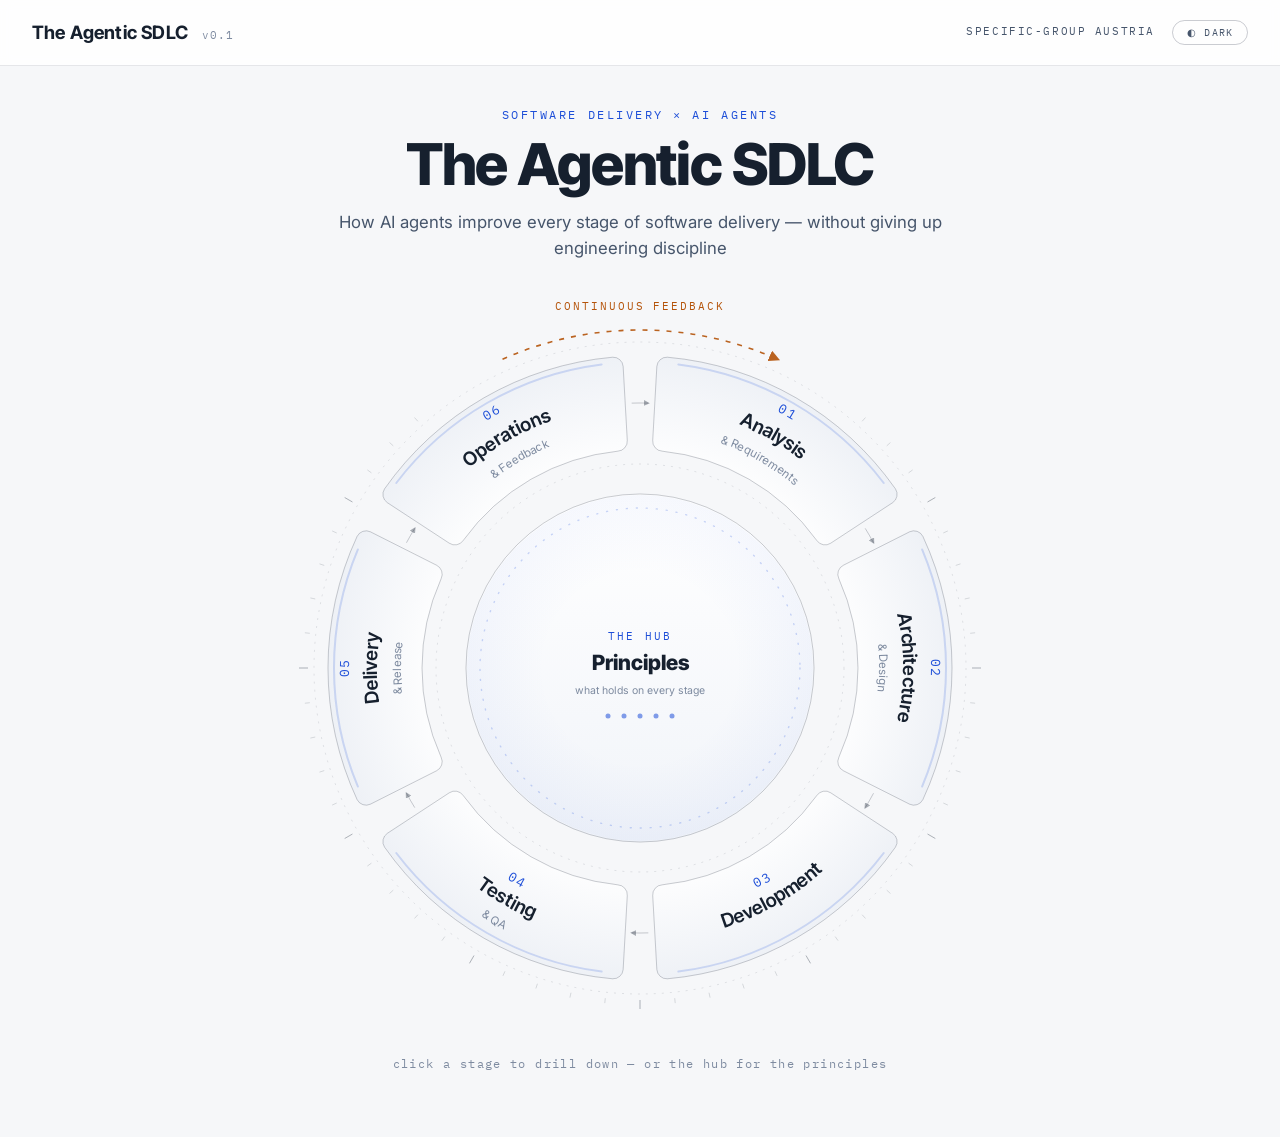
<file: index.html>
<!DOCTYPE html>
<html lang="en">
<head>
  <meta charset="UTF-8" />
  <meta name="viewport" content="width=device-width, initial-scale=1.0" />
  <title>The Agentic SDLC — Specific-Group Austria</title>
  <link rel="preconnect" href="https://fonts.googleapis.com" />
  <link rel="preconnect" href="https://fonts.gstatic.com" crossorigin />
  <link
    href="https://fonts.googleapis.com/css2?family=Bricolage+Grotesque:opsz,wght@12..96,400;12..96,600;12..96,700;12..96,800&family=IBM+Plex+Sans:wght@400;500;600&family=IBM+Plex+Mono:wght@400;500&family=Inter:wght@400;500;600&family=Inter+Tight:wght@600;700;800&family=Fraunces:opsz,wght@9..144,500;9..144,600;9..144,700;9..144,800&family=Lora:wght@400;500;600&family=Courier+Prime:wght@400;700&family=Caveat:wght@500;600&display=swap"
    rel="stylesheet"
  />
  <!-- apply the saved theme before first paint to avoid a flash; "pro" is the default -->
  <script>
    try {
      document.documentElement.dataset.theme = localStorage.getItem("sdlc-theme") || "pro";
    } catch (e) {
      document.documentElement.dataset.theme = "pro";
    }
  </script>
  <link rel="stylesheet" href="styles.css" />
</head>
<body>
  <div id="app"></div>
  <script src="vendor/htm-preact-standalone.umd.js"></script>
  <script src="vendor/marked.min.js"></script>
  <script src="data.js"></script>
  <script src="app.js"></script>
</body>
</html>
</file>
<file: styles.css>
/* =============================================================================
   AGENTIC SDLC — visual identity, two themes.

   Base (default, no data-theme attr / data-theme="pro"):
     "boardroom" — light, flat, print-clean. White surfaces, slate ink,
     one corporate blue accent. No glow, no grain, no pulsing. Built for
     projectors and presentations.

   html[data-theme="dark"]:
     the original "executive instrument panel" — deep navy, hairline
     geometry, luminous teal, animated atmosphere.

   The topbar button toggles the attribute; choice persists in localStorage.
   ========================================================================== */

:root {
  /* --------- professional light theme (default) --------- */
  --bg: #f6f7f9;
  --bg-raise: #ffffff;
  --surface: #ffffff;
  --surface-2: #edf0f4;
  --hairline: rgba(18, 28, 45, 0.10);
  --hairline-strong: rgba(18, 28, 45, 0.22);
  --ink: #16202e;
  --ink-dim: #46556b;
  --ink-faint: #7e8ba0;

  --accent: #1d4ed8;
  --accent-soft: rgba(29, 78, 216, 0.07);
  --accent-border: rgba(29, 78, 216, 0.38);
  --amber: #b45309;
  --amber-border: rgba(180, 83, 9, 0.55);

  --c-opportunities: #0f766e;
  --c-risks: #b91c1c;
  --c-feedforward: #1d4ed8;
  --c-guardrails: #b45309;
  --c-opportunities-border: rgba(15, 118, 110, 0.45);
  --c-risks-border: rgba(185, 28, 28, 0.45);
  --c-feedforward-border: rgba(29, 78, 216, 0.40);
  --c-guardrails-border: rgba(180, 83, 9, 0.45);
  --c-risks-tint: rgba(185, 28, 28, 0.025);

  /* wheel plumbing (SVG gradient stops + markers live in app.js) */
  --tick: rgba(18, 28, 45, 0.14);
  --tick-major: rgba(18, 28, 45, 0.32);
  --flow-head: rgba(18, 28, 45, 0.35);
  --orbit: rgba(29, 78, 216, 0.22);
  --seg-grad-0: #ffffff;
  --seg-grad-1: #eef1f6;
  --hub-grad-0: #ffffff;
  --hub-grad-1: #f1f4f9;
  --hub-glow-0: rgba(29, 78, 216, 0);
  --hub-glow-1: rgba(29, 78, 216, 0.04);
  --seg-active-fill: #e9effc;

  --node-bg: #ffffff;
  --node-bg-open: #ffffff;
  --card-hover-shadow: 0 2px 10px rgba(18, 28, 45, 0.08);

  --topbar-bg: rgba(255, 255, 255, 0.85);

  --font-display: "Inter Tight", "IBM Plex Sans", "Segoe UI", system-ui, sans-serif;
  --font-body: "Inter", "IBM Plex Sans", "Segoe UI", system-ui, sans-serif;
  --font-mono: "IBM Plex Mono", "Cascadia Code", Consolas, monospace;
}

html[data-theme="dark"] {
  /* --------- original instrument-panel theme --------- */
  --bg: #070c14;
  --bg-raise: #0c1422;
  --surface: #101b2e;
  --surface-2: #15233a;
  --hairline: rgba(140, 170, 210, 0.14);
  --hairline-strong: rgba(140, 170, 210, 0.28);
  --ink: #e9eff8;
  --ink-dim: #9fb0c6;
  --ink-faint: #64748b;

  --accent: #19c8e6;
  --accent-soft: rgba(25, 200, 230, 0.12);
  --accent-border: rgba(25, 200, 230, 0.4);
  --amber: #ffb340;
  --amber-border: rgba(255, 179, 64, 0.55);

  --c-opportunities: #19c8e6;
  --c-risks: #ff6952;
  --c-feedforward: #5d93ff;
  --c-guardrails: #ffb340;
  --c-opportunities-border: rgba(25, 200, 230, 0.35);
  --c-risks-border: rgba(255, 105, 82, 0.5);
  --c-feedforward-border: rgba(93, 147, 255, 0.4);
  --c-guardrails-border: rgba(255, 179, 64, 0.4);
  --c-risks-tint: rgba(255, 105, 82, 0.04);

  --tick: rgba(140, 170, 210, 0.16);
  --tick-major: rgba(140, 170, 210, 0.38);
  --flow-head: rgba(140, 170, 210, 0.5);
  --orbit: rgba(25, 200, 230, 0.3);
  --seg-grad-0: #0d1727;
  --seg-grad-1: #182a44;
  --hub-grad-0: #11203a;
  --hub-grad-1: #080f1a;
  --hub-glow-0: rgba(25, 200, 230, 0);
  --hub-glow-1: rgba(25, 200, 230, 0.14);
  --seg-active-fill: url(#segFill);

  --node-bg: rgba(16, 27, 46, 0.45);
  --node-bg-open: rgba(16, 27, 46, 0.8);
  --card-hover-shadow: 0 0 14px rgba(25, 200, 230, 0.08);

  --topbar-bg: transparent;

  --font-display: "Bricolage Grotesque", "Poppins", system-ui, sans-serif;
  --font-body: "IBM Plex Sans", "Segoe UI", system-ui, sans-serif;
}

html[data-theme="paper"] {
  /* --------- cozy paper / field-notes theme --------- */
  --bg: #f5eedd;
  --bg-raise: #fdf9ef;
  --surface: #fdf9ef;
  --surface-2: #ece3cd;
  --hairline: rgba(82, 65, 35, 0.16);
  --hairline-strong: rgba(82, 65, 35, 0.30);
  --ink: #3b3225;
  --ink-dim: #67583f;
  --ink-faint: #9a8c6e;

  --accent: #3d5a96;            /* fountain-pen blue */
  --accent-soft: rgba(61, 90, 150, 0.10);
  --accent-border: rgba(61, 90, 150, 0.40);
  --amber: #a16207;             /* honey */
  --amber-border: rgba(161, 98, 7, 0.55);

  --c-opportunities: #55701f;   /* moss */
  --c-risks: #b0402b;           /* brick */
  --c-feedforward: #3d5a96;
  --c-guardrails: #a16207;
  --c-opportunities-border: rgba(85, 112, 31, 0.45);
  --c-risks-border: rgba(176, 64, 43, 0.45);
  --c-feedforward-border: rgba(61, 90, 150, 0.40);
  --c-guardrails-border: rgba(161, 98, 7, 0.45);
  --c-risks-tint: rgba(176, 64, 43, 0.035);

  --tick: rgba(82, 65, 35, 0.18);
  --tick-major: rgba(82, 65, 35, 0.38);
  --flow-head: rgba(82, 65, 35, 0.40);
  --orbit: rgba(61, 90, 150, 0.30);
  --seg-grad-0: #fdf9ef;
  --seg-grad-1: #efe5cd;
  --hub-grad-0: #fdf9ef;
  --hub-grad-1: #f2ead6;
  --hub-glow-0: rgba(61, 90, 150, 0);
  --hub-glow-1: rgba(61, 90, 150, 0.05);
  --seg-active-fill: #e8ecf4;

  --node-bg: #fdf9ef;
  --node-bg-open: #fffdf6;
  --card-hover-shadow: 0 2px 8px rgba(82, 65, 35, 0.14);

  --topbar-bg: rgba(245, 238, 221, 0.88);

  --font-display: "Fraunces", Georgia, "Times New Roman", serif;
  --font-body: "Lora", Georgia, "Times New Roman", serif;
  --font-mono: "Courier Prime", "IBM Plex Mono", Consolas, monospace;
}

* { box-sizing: border-box; }

html, body {
  margin: 0;
  padding: 0;
  background: var(--bg);
  color: var(--ink);
  font-family: var(--font-body);
  font-size: 16px;
  line-height: 1.6;
  min-height: 100vh;
}

/* dark-only layered atmosphere: radial glow + faint grid + grain */
html[data-theme="dark"] body::before {
  content: "";
  position: fixed;
  inset: 0;
  z-index: 0;
  pointer-events: none;
  background:
    radial-gradient(ellipse 80% 60% at 50% -10%, rgba(25, 110, 160, 0.18), transparent 60%),
    radial-gradient(ellipse 60% 50% at 85% 110%, rgba(64, 90, 255, 0.10), transparent 60%),
    repeating-linear-gradient(0deg, transparent 0 47px, rgba(140, 170, 210, 0.035) 47px 48px),
    repeating-linear-gradient(90deg, transparent 0 47px, rgba(140, 170, 210, 0.035) 47px 48px);
}
html[data-theme="dark"] body::after {
  content: "";
  position: fixed;
  inset: 0;
  z-index: 0;
  pointer-events: none;
  opacity: 0.5;
  background-image: url("data:image/svg+xml,%3Csvg xmlns='http://www.w3.org/2000/svg' width='160' height='160'%3E%3Cfilter id='n'%3E%3CfeTurbulence type='fractalNoise' baseFrequency='0.9' numOctaves='2'/%3E%3CfeColorMatrix values='0 0 0 0 0 0 0 0 0 0 0 0 0 0 0 0 0 0 0.05 0'/%3E%3C/filter%3E%3Crect width='160' height='160' filter='url(%23n)'/%3E%3C/svg%3E");
}

/* paper-only grain — like slightly toothy notebook stock */
html[data-theme="paper"] body::before {
  content: "";
  position: fixed;
  inset: 0;
  z-index: 0;
  pointer-events: none;
  opacity: 0.55;
  background-image: url("data:image/svg+xml,%3Csvg xmlns='http://www.w3.org/2000/svg' width='180' height='180'%3E%3Cfilter id='p'%3E%3CfeTurbulence type='fractalNoise' baseFrequency='0.8' numOctaves='2'/%3E%3CfeColorMatrix values='0 0 0 0 0.32 0 0 0 0 0.25 0 0 0 0 0.14 0 0 0 0.045 0'/%3E%3C/filter%3E%3Crect width='180' height='180' filter='url(%23p)'/%3E%3C/svg%3E");
}

#app { position: relative; z-index: 1; }

::selection { background: var(--accent-soft); }
html[data-theme="dark"] ::selection { background: rgba(25, 200, 230, 0.35); }
/* highlighter-pen selection on paper */
html[data-theme="paper"] ::selection { background: rgba(250, 204, 21, 0.45); }

a { color: var(--accent); text-decoration: none; }
a:hover { text-decoration: underline; }

/* ---------------------------------------------------------------- header */
.topbar {
  display: flex;
  align-items: center;
  justify-content: space-between;
  padding: 1.1rem 2rem;
  border-bottom: 1px solid var(--hairline);
  background: var(--topbar-bg);
  backdrop-filter: blur(6px);
}
.topbar .brand {
  display: flex;
  align-items: baseline;
  gap: 0.9rem;
  cursor: pointer;
}
.topbar .brand h1 {
  font-family: var(--font-display);
  font-size: 1.15rem;
  font-weight: 700;
  letter-spacing: 0.01em;
  margin: 0;
}
.topbar .brand .version {
  font-family: var(--font-mono);
  font-size: 0.68rem;
  color: var(--ink-faint);
  letter-spacing: 0.08em;
}
.topbar-right { display: flex; align-items: center; gap: 1.1rem; }
.topbar .org {
  font-family: var(--font-mono);
  font-size: 0.7rem;
  letter-spacing: 0.14em;
  text-transform: uppercase;
  color: var(--ink-dim);
}
.topbar .org img { height: 22px; vertical-align: middle; opacity: 0.9; }
.theme-btn {
  font-family: var(--font-mono);
  font-size: 0.64rem;
  letter-spacing: 0.12em;
  text-transform: uppercase;
  background: none;
  border: 1px solid var(--hairline-strong);
  border-radius: 999px;
  color: var(--ink-dim);
  padding: 0.32rem 0.85rem;
  cursor: pointer;
  transition: border-color 0.2s ease, color 0.2s ease;
}
.theme-btn:hover { border-color: var(--accent); color: var(--accent); }

/* ------------------------------------------------------------------ home */
.home {
  max-width: 1200px;
  margin: 0 auto;
  padding: 2.5rem 2rem 4rem;
  text-align: center;
}
.home .kicker {
  font-family: var(--font-mono);
  font-size: 0.72rem;
  letter-spacing: 0.22em;
  text-transform: uppercase;
  color: var(--accent);
  animation: rise 0.7s ease both;
}
.home h2 {
  font-family: var(--font-display);
  font-size: clamp(2.2rem, 5vw, 3.6rem);
  font-weight: 800;
  letter-spacing: -0.02em;
  line-height: 1.05;
  margin: 0.6rem auto 0.9rem;
  max-width: 800px;
  animation: rise 0.7s 0.08s ease both;
}
.home .subtitle {
  color: var(--ink-dim);
  max-width: 640px;
  margin: 0 auto 1rem;
  font-size: 1.05rem;
  animation: rise 0.7s 0.16s ease both;
}
.home .hint {
  font-family: var(--font-mono);
  font-size: 0.72rem;
  letter-spacing: 0.12em;
  color: var(--ink-faint);
  margin-top: 0.4rem;
  animation: rise 0.7s 0.5s ease both;
}
.home .wheel-wrap {
  max-width: 760px;
  margin: 0.5rem auto 0;
  animation: rise 0.9s 0.25s ease both;
  position: relative;
}
html[data-theme="dark"] .home .wheel-wrap::before {
  content: "";
  position: absolute;
  inset: -6%;
  pointer-events: none;
  background: radial-gradient(circle at 50% 52%, rgba(25, 200, 230, 0.07), transparent 62%);
}

@keyframes rise {
  from { opacity: 0; transform: translateY(14px); }
  to { opacity: 1; transform: translateY(0); }
}

/* ----------------------------------------------------------------- wheel */
.wheel { width: 100%; height: auto; display: block; }

/* themable plumbing for the inline SVG defs rendered by app.js */
.wheel .flow-head { fill: var(--flow-head); }
.wheel .g-seg-0 { stop-color: var(--seg-grad-0); }
.wheel .g-seg-1 { stop-color: var(--seg-grad-1); }
.wheel .g-hub-0 { stop-color: var(--hub-grad-0); }
.wheel .g-hub-1 { stop-color: var(--hub-grad-1); }
.wheel .g-hubglow-0 { stop-color: var(--hub-glow-0); }
.wheel .g-hubglow-1 { stop-color: var(--hub-glow-1); }

/* shared-element morph: the home wheel flies into the sidebar mini wheel
   when a stage is selected (View Transitions API; no-ops where unsupported) */
.home .wheel-wrap .wheel { view-transition-name: wheel; }
.sidebar .mini-wheel .wheel { view-transition-name: wheel; }
::view-transition-group(wheel) {
  animation-duration: 0.55s;
  animation-timing-function: cubic-bezier(0.3, 0.8, 0.3, 1);
}
::view-transition-old(wheel),
::view-transition-new(wheel) {
  height: 100%;
  width: 100%;
}
::view-transition-old(root),
::view-transition-new(root) {
  animation-duration: 0.3s;
}

.wheel .seg {
  cursor: pointer;
  transition: transform 0.3s cubic-bezier(0.2, 0.8, 0.3, 1.15);
}
/* segments slide outward along their own angle (--px/--py set inline per segment) */
.wheel .seg:hover,
.wheel .seg.active {
  transform: translate(calc(var(--px, 0) * 7px), calc(var(--py, 0) * 7px));
}
/* staggered entrance on the full wheel only (--d set inline per segment) */
.wheel:not(.mini) .seg {
  animation: segin 0.55s ease both;
  animation-delay: var(--d, 0ms);
}
@keyframes segin {
  from { opacity: 0; }
}
/* no focus rectangle on mouse click — keyboard focus highlights the shape itself */
.wheel .seg:focus, .wheel .hub:focus { outline: none; }
.wheel .seg:focus-visible path.arc, .wheel .hub:focus-visible circle.core { stroke: var(--accent); }
.wheel .seg path.arc {
  fill: url(#segFill) var(--surface);
  stroke: var(--hairline-strong);
  stroke-width: 1;
  transition: stroke 0.25s ease, filter 0.3s ease;
}
.wheel .seg:hover path.arc,
.wheel .seg.active path.arc {
  stroke: var(--accent);
}
.wheel .seg.active path.arc {
  fill: var(--seg-active-fill);
}
html[data-theme="dark"] .wheel .seg:hover path.arc,
html[data-theme="dark"] .wheel .seg.active path.arc {
  stroke: rgba(25, 200, 230, 0.8);
  filter: brightness(1.3);
}
html[data-theme="dark"] .wheel .seg.active path.arc {
  animation: segpulse 2.6s ease-in-out infinite;
}
@keyframes segpulse {
  0%, 100% { filter: brightness(1.3) drop-shadow(0 0 10px rgba(25, 200, 230, 0.25)); }
  50% { filter: brightness(1.4) drop-shadow(0 0 18px rgba(25, 200, 230, 0.5)); }
}

/* thin accent indicator arc just inside the outer edge of each segment */
.wheel .seg .accent {
  fill: none;
  stroke: var(--accent);
  stroke-width: 2;
  stroke-linecap: round;
  opacity: 0.18;
  transition: opacity 0.25s ease;
}
.wheel .seg:hover .accent,
.wheel .seg.active .accent {
  opacity: 1;
}
html[data-theme="dark"] .wheel .seg:hover .accent,
html[data-theme="dark"] .wheel .seg.active .accent {
  filter: drop-shadow(0 0 6px rgba(25, 200, 230, 0.8));
}

/* instrument-dial ticks around the outer ring */
.wheel .tick { stroke: var(--tick); stroke-width: 1; }
.wheel .tick.major { stroke: var(--tick-major); }

/* invisible guide arcs that the curved labels run along */
.wheel .tp { fill: none; stroke: none; }

.wheel .seg .num {
  font-family: var(--font-mono);
  font-size: 13px;
  fill: var(--accent);
  letter-spacing: 0.1em;
}
.wheel .seg .lbl {
  font-family: var(--font-display);
  font-size: 19px;
  font-weight: 600;
  fill: var(--ink);
}
.wheel .seg .sub {
  font-family: var(--font-body);
  font-size: 11.5px;
  fill: var(--ink-faint);
}
.wheel .seg:hover .sub, .wheel .seg.active .sub { fill: var(--ink-dim); }

/* half-dial mini wheel: same curved label stack as the full wheel, just a
   touch larger so it survives the sidebar render size */
.wheel.mini .seg .num { font-size: 15px; }
.wheel.mini .seg .lbl { font-size: 20px; }
.wheel.mini .seg .sub { font-size: 13px; }
.wheel.mini .hub .hub-kicker { font-size: 12px; }
.wheel.mini .hub .hub-title { font-size: 19px; }

.wheel .hub {
  cursor: pointer;
  transition: filter 0.25s ease;
}
.wheel .hub circle.core {
  fill: url(#hubCore) var(--bg-raise);
  stroke: var(--hairline-strong);
  stroke-width: 1;
  transition: stroke 0.25s ease;
}
/* dashed orbit inside the hub — static in pro, slowly rotating in dark */
.wheel .hub .orbit {
  fill: none;
  stroke: var(--orbit);
  stroke-width: 1.4;
  stroke-dasharray: 1 9;
  stroke-linecap: round;
  pointer-events: none;
  transform-box: fill-box;
  transform-origin: center;
}
html[data-theme="dark"] .wheel .hub .orbit {
  animation: orbitspin 90s linear infinite;
}
@keyframes orbitspin {
  to { transform: rotate(1turn); }
}
/* one dot per principle, hinting what lives inside */
.wheel .hub .p-dot { fill: var(--accent); opacity: 0.55; }
.wheel .hub:hover .p-dot { opacity: 0.9; }
.wheel .hub:hover circle.core, .wheel .hub.active circle.core {
  stroke: var(--accent);
}
html[data-theme="dark"] .wheel .hub:hover { filter: drop-shadow(0 0 16px rgba(25, 200, 230, 0.3)); }
.wheel .hub .hub-kicker {
  font-family: var(--font-mono);
  font-size: 10.5px;
  letter-spacing: 0.2em;
  fill: var(--accent);
}
.wheel .hub .hub-title {
  font-family: var(--font-display);
  font-size: 21px;
  font-weight: 800;
  fill: var(--ink);
}
.wheel .hub circle.glow { pointer-events: none; }
.wheel .hub .hub-sub {
  font-size: 10.5px;
  fill: var(--ink-faint);
}

.wheel .ring-guide {
  fill: none;
  stroke: var(--hairline);
  stroke-dasharray: 2 6;
}

.wheel .flow {
  fill: none;
  stroke: var(--hairline-strong);
  stroke-width: 1;
  marker-end: url(#flowArrow);
}

.wheel .feedback-arc {
  fill: none;
  stroke: var(--amber);
  stroke-width: 1.6;
  stroke-dasharray: 5 7;
  marker-end: url(#fbArrow);
  opacity: 0.9;
}
html[data-theme="dark"] .wheel .feedback-arc {
  animation: dashflow 18s linear infinite;
}
@keyframes dashflow {
  to { stroke-dashoffset: -240; }
}
.wheel .feedback-lbl {
  font-family: var(--font-mono);
  font-size: 11px;
  letter-spacing: 0.18em;
  fill: var(--amber);
  text-transform: uppercase;
}

/* ---------------------------------------------------------- detail layout */
.detail {
  display: grid;
  grid-template-columns: 290px minmax(0, 1fr);
  gap: 0;
  min-height: calc(100vh - 65px);
}
.sidebar {
  border-right: 1px solid var(--hairline);
  padding: 1.5rem 1.25rem;
  position: sticky;
  top: 0;
  align-self: start;
  max-height: 100vh;
  overflow-y: auto;
}
.sidebar .mini-wheel { margin-bottom: 1rem; }
.sidebar .mini-wheel .wheel { max-height: 52vh; }
.sidebar nav { display: flex; flex-direction: column; gap: 2px; }
.sidebar nav a {
  display: flex;
  gap: 0.6rem;
  align-items: baseline;
  padding: 0.5rem 0.7rem;
  border-radius: 3px;
  color: var(--ink-dim);
  font-size: 0.95rem;
  border-left: 2px solid transparent;
}
.sidebar nav a:hover { background: var(--accent-soft); text-decoration: none; color: var(--ink); }
.sidebar nav a.active {
  color: var(--ink);
  font-weight: 600;
  background: var(--accent-soft);
  border-left-color: var(--accent);
}
html[data-theme="dark"] .sidebar nav a.active {
  background: linear-gradient(90deg, rgba(25, 200, 230, 0.18), var(--accent-soft));
  box-shadow: 0 0 12px rgba(25, 200, 230, 0.12);
}
.sidebar nav a .n {
  font-family: var(--font-mono);
  font-size: 0.66rem;
  color: var(--ink-faint);
}
.sidebar nav .sep {
  border-top: 1px solid var(--hairline);
  margin: 0.6rem 0;
}

.panel {
  padding: 2.2rem 3rem 5rem;
  max-width: 980px;
  animation: rise 0.4s ease both;
}

.crumb {
  font-family: var(--font-mono);
  font-size: 0.74rem;
  letter-spacing: 0.12em;
  text-transform: uppercase;
  color: var(--ink-dim);
  margin-bottom: 1.2rem;
}
.crumb a { color: var(--ink-dim); }

.stage-head .stage-num {
  font-family: var(--font-mono);
  color: var(--accent);
  font-size: 0.8rem;
  letter-spacing: 0.2em;
}
.stage-head h2 {
  font-family: var(--font-display);
  font-weight: 800;
  font-size: 2.3rem;
  letter-spacing: -0.015em;
  margin: 0.2rem 0 0.3rem;
  line-height: 1.1;
}
.stage-head .tagline { color: var(--ink-dim); font-size: 1.05rem; margin: 0 0 1.1rem; }

.principle-quote {
  border-left: 2px solid var(--accent);
  background: linear-gradient(90deg, var(--accent-soft), transparent 70%);
  padding: 0.8rem 1.1rem;
  margin: 0 0 1.1rem;
  font-family: var(--font-display);
  font-size: 1.02rem;
  font-weight: 500;
  border-radius: 0 8px 8px 0;
}
.principle-quote .pq-kicker {
  display: block;
  font-family: var(--font-mono);
  font-size: 0.64rem;
  font-weight: 400;
  letter-spacing: 0.2em;
  text-transform: uppercase;
  color: var(--accent);
  margin-bottom: 0.25rem;
}

/* outcome chips — quiet pills in pro, mono brackets in dark */
.chips { display: flex; flex-wrap: wrap; gap: 0.5rem; margin-bottom: 1.6rem; }
.chip {
  font-family: var(--font-mono);
  font-size: 0.7rem;
  letter-spacing: 0.04em;
  color: var(--ink-dim);
  background: var(--surface-2);
  border-radius: 999px;
  padding: 0.26rem 0.75rem;
}
html[data-theme="dark"] .chips { gap: 0.9rem; }
html[data-theme="dark"] .chip {
  background: none;
  padding: 0;
  border-radius: 0;
  font-size: 0.72rem;
  letter-spacing: 0.06em;
}
html[data-theme="dark"] .chip::before { content: "[ "; color: var(--accent); opacity: 0.7; }
html[data-theme="dark"] .chip::after { content: " ]"; color: var(--accent); opacity: 0.7; }
/* paper: chips read as highlighter strokes on the page */
html[data-theme="paper"] .chip {
  background: linear-gradient(100deg, rgba(250, 204, 21, 0.28), rgba(250, 204, 21, 0.42));
  border-radius: 4px;
  color: var(--ink-dim);
}

/* facet nav */
.facet-nav {
  display: flex;
  gap: 0.5rem;
  flex-wrap: wrap;
  position: sticky;
  top: 0;
  z-index: 5;
  background: linear-gradient(180deg, var(--bg) 75%, transparent);
  padding: 0.6rem 0 0.9rem;
  margin-bottom: 0.8rem;
}
.facet-nav a {
  font-family: var(--font-mono);
  font-size: 0.7rem;
  letter-spacing: 0.1em;
  text-transform: uppercase;
  padding: 0.32rem 0.85rem;
  border-radius: 999px;
  border: 1px solid var(--hairline-strong);
  color: var(--ink-dim);
}
.facet-nav a:hover, .facet-nav a.active { text-decoration: none; color: var(--ink); }
.facet-nav a[data-facet="opportunities"]:hover, .facet-nav a[data-facet="opportunities"].active { border-color: var(--c-opportunities); color: var(--c-opportunities); }
.facet-nav a[data-facet="risks"]:hover, .facet-nav a[data-facet="risks"].active { border-color: var(--c-risks); color: var(--c-risks); }
.facet-nav a[data-facet="feedforward"]:hover, .facet-nav a[data-facet="feedforward"].active { border-color: var(--c-feedforward); color: var(--c-feedforward); }
.facet-nav a[data-facet="guardrails"]:hover, .facet-nav a[data-facet="guardrails"].active { border-color: var(--c-guardrails); color: var(--c-guardrails); }

/* facet sections */
.facet { margin-bottom: 2.4rem; scroll-margin-top: 4.5rem; }
.facet-head {
  display: flex;
  align-items: baseline;
  gap: 0.8rem;
  margin-bottom: 0.9rem;
  padding-bottom: 0.5rem;
  border-bottom: 1px solid var(--hairline);
}
.facet-head .f-mark {
  width: 9px; height: 9px;
  border-radius: 2px;
  transform: rotate(45deg) translateY(-1px);
  display: inline-block;
}
.facet-head h3 {
  font-family: var(--font-display);
  font-size: 1.25rem;
  font-weight: 700;
  margin: 0;
}
.facet-head .f-desc { color: var(--ink-faint); font-size: 0.82rem; }
.facet-head .f-count {
  margin-left: auto;
  font-family: var(--font-mono);
  font-size: 0.7rem;
  color: var(--ink-faint);
}
.facet[data-facet="opportunities"] .f-mark { background: var(--c-opportunities); }
.facet[data-facet="risks"] .f-mark { background: var(--c-risks); }
.facet[data-facet="feedforward"] .f-mark { background: var(--c-feedforward); }
.facet[data-facet="guardrails"] .f-mark { background: var(--c-guardrails); }
.facet[data-facet="opportunities"] h3 { color: var(--c-opportunities); }
.facet[data-facet="risks"] h3 { color: var(--c-risks); }
.facet[data-facet="feedforward"] h3 { color: var(--c-feedforward); }
.facet[data-facet="guardrails"] h3 { color: var(--c-guardrails); }

/* nodes (recursive) */
.node {
  border: 1px solid var(--hairline);
  border-radius: 3px;
  background: var(--node-bg);
  margin-bottom: 0.55rem;
  overflow: hidden;
  transition: border-color 0.2s ease, box-shadow 0.2s ease;
}
html[data-theme="dark"] .node { backdrop-filter: blur(8px); }
.node:hover { border-color: var(--hairline-strong); box-shadow: var(--card-hover-shadow); }
.node.open { border-color: var(--hairline-strong); background: var(--node-bg-open); }

/* faint functional tint per facet — risks must read as a warning from the back row */
.facet[data-facet="opportunities"] .node { border-left: 2px solid var(--c-opportunities-border); }
.facet[data-facet="risks"] .node { border-left: 2px solid var(--c-risks-border); background: var(--c-risks-tint); }
html[data-theme="dark"] .facet[data-facet="risks"] .node:hover { box-shadow: 0 0 14px rgba(255, 105, 82, 0.1); }
.facet[data-facet="feedforward"] .node { border-left: 2px solid var(--c-feedforward-border); }
.facet[data-facet="guardrails"] .node { border-left: 2px solid var(--c-guardrails-border); }

.node-row {
  display: flex;
  align-items: center;
  gap: 0.65rem;
  width: 100%;
  padding: 0.62rem 0.9rem;
  background: none;
  border: none;
  color: var(--ink);
  font: inherit;
  text-align: left;
  cursor: pointer;
}
.node-row .tw {
  font-family: var(--font-mono);
  font-size: 0.72rem;
  color: var(--ink-faint);
  transition: transform 0.2s ease, color 0.2s ease;
  flex-shrink: 0;
}
.node.open > .node-row .tw { transform: rotate(90deg); color: var(--accent); }
.node-row .t { font-weight: 600; font-size: 0.96rem; }
.node-row .badge-draft {
  margin-left: auto;
  flex-shrink: 0;
  font-family: var(--font-mono);
  font-size: 0.6rem;
  letter-spacing: 0.14em;
  text-transform: uppercase;
  color: var(--amber);
  border: 1px dashed var(--amber-border);
  border-radius: 999px;
  padding: 0.08rem 0.55rem;
}
.node-body {
  padding: 0 1rem 0.85rem 2.35rem;
  color: var(--ink-dim);
  font-size: 0.92rem;
  max-width: 72ch;
}
.node-body > .md > :first-child { margin-top: 0; }
.node-body .children { margin-top: 0.6rem; }

/* markdown */
.md p { margin: 0.55rem 0; }
.md ul, .md ol { margin: 0.5rem 0; padding-left: 1.3rem; }
.md li { margin: 0.22rem 0; }
.md strong { color: var(--ink); }
.md code {
  font-family: var(--font-mono);
  font-size: 0.85em;
  background: var(--surface-2);
  border-radius: 4px;
  padding: 0.06em 0.35em;
}
.md h1, .md h2, .md h3, .md h4 { font-family: var(--font-display); color: var(--ink); margin: 0.8rem 0 0.3rem; }
.md blockquote {
  border-left: 3px solid var(--accent);
  background: var(--surface-2);
  padding: 0.8rem 1.2rem;
  margin: 1rem 0;
  border-radius: 0 4.4px 4.4px 0;
}
.md blockquote p {
  margin: 0;
  color: var(--ink-dim);
  font-style: italic;
}
.md pre {
  background: var(--surface-2);
  padding: 1rem;
  border-radius: 6px;
  overflow-x: auto;
  border: 1px solid var(--hairline);
  margin: 1rem 0;
}
.md pre code {
  background: transparent;
  padding: 0;
  border-radius: 0;
  font-size: 0.88em;
  color: var(--ink-dim);
  border: none;
}
.principles-outro {
  margin-top: 2.5rem;
}

/* blocks */
.block-links { display: flex; flex-wrap: wrap; gap: 0.5rem; margin: 0.7rem 0 0.2rem; }
.block-links a {
  display: inline-flex;
  align-items: center;
  gap: 0.45rem;
  font-family: var(--font-mono);
  font-size: 0.74rem;
  border: 1px solid var(--accent-border);
  border-radius: 8px;
  padding: 0.35rem 0.75rem;
  background: var(--accent-soft);
}
.block-links a:hover { text-decoration: none; border-color: var(--accent); }
.block-links a::before { content: "↗"; font-size: 0.8em; opacity: 0.7; }

/* principles panel */
.principle-card {
  border: 1px solid var(--hairline);
  border-left: 2px solid var(--accent-border);
  border-radius: 3px;
  background: var(--node-bg);
  padding: 1.3rem 1.5rem;
  margin-bottom: 0.9rem;
}
html[data-theme="dark"] .principle-card { backdrop-filter: blur(8px); }
.principle-card .md { max-width: 72ch; }
.principle-card h3 {
  font-family: var(--font-display);
  font-size: 1.25rem;
  margin: 0 0 0.15rem;
  color: var(--accent);
}
.principle-card .p-sub { color: var(--ink-faint); font-size: 0.85rem; margin-bottom: 0.6rem; }
.principle-card .md { color: var(--ink-dim); font-size: 0.93rem; }

/* footer note */
.foot {
  margin-top: 3rem;
  padding-top: 1rem;
  border-top: 1px solid var(--hairline);
  font-family: var(--font-mono);
  font-size: 0.68rem;
  letter-spacing: 0.08em;
  color: var(--ink-faint);
}

/* ------------------------------------------------- paper handwriting notes */
/* small annotations switch to a handwritten hand on paper — margin-note feel */
html[data-theme="paper"] .home .hint,
html[data-theme="paper"] .facet-head .f-desc,
html[data-theme="paper"] .foot {
  font-family: "Caveat", "Segoe Print", cursive;
  letter-spacing: 0.02em;
  text-transform: none;
}
html[data-theme="paper"] .home .hint { font-size: 1.05rem; }
html[data-theme="paper"] .facet-head .f-desc { font-size: 1.02rem; }
html[data-theme="paper"] .foot { font-size: 0.98rem; }
html[data-theme="paper"] .wheel .hub .hub-sub {
  font-family: "Caveat", "Segoe Print", cursive;
  font-size: 14px;
}
html[data-theme="paper"] .wheel .feedback-lbl {
  font-family: "Caveat", "Segoe Print", cursive;
  font-size: 16px;
  letter-spacing: 0.04em;
  text-transform: none;
}
/* index-card corners */
html[data-theme="paper"] .node,
html[data-theme="paper"] .principle-card {
  border-radius: 6px;
  box-shadow: 0 1px 2px rgba(82, 65, 35, 0.08);
}

/* responsive */
@media (max-width: 900px) {
  .detail { grid-template-columns: 1fr; }
  .sidebar { position: static; max-height: none; border-right: none; border-bottom: 1px solid var(--hairline); }
  .sidebar .mini-wheel { max-width: 320px; margin: 0 auto 1rem; }
  .panel { padding: 1.5rem 1.25rem 4rem; }
}
</file>
